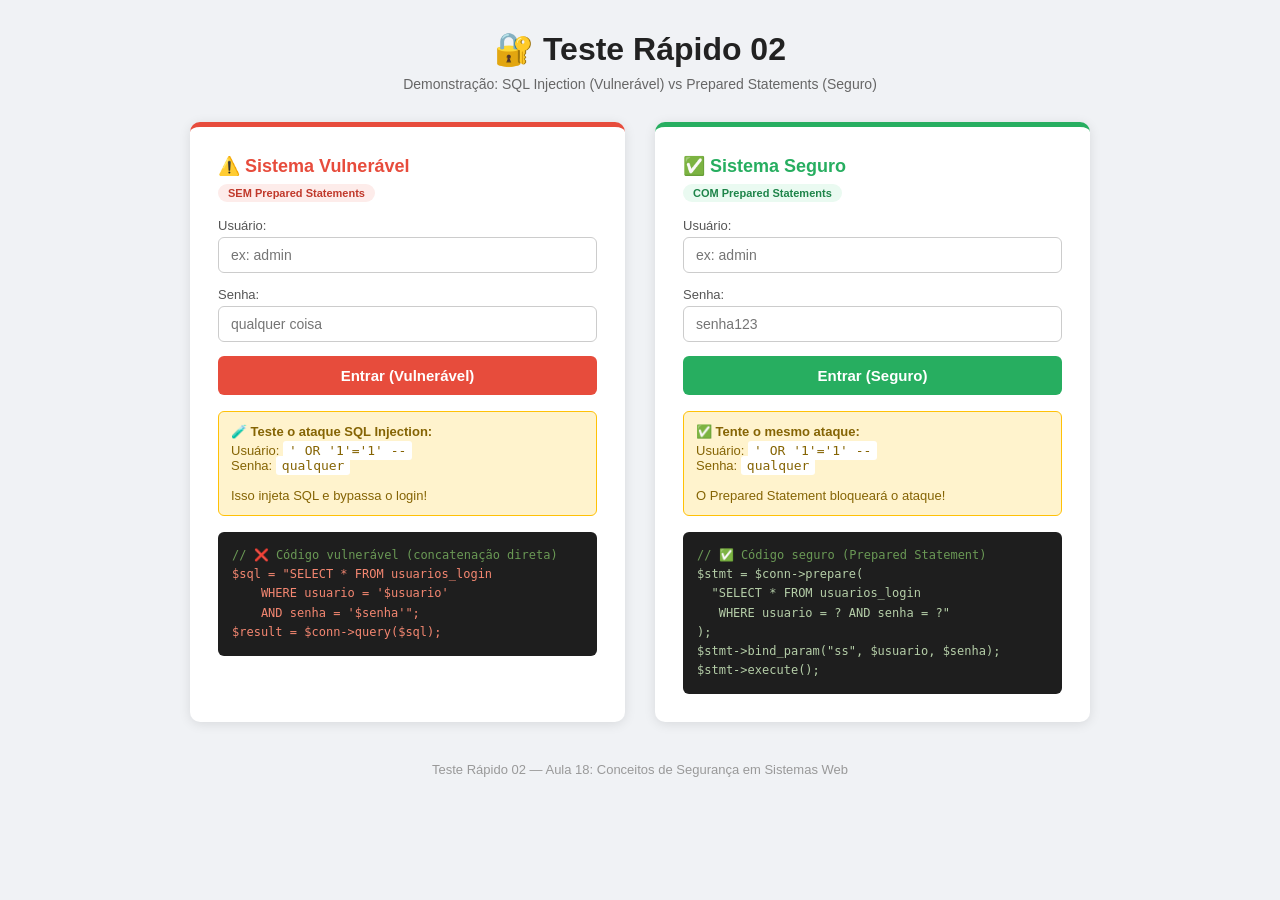
<file: SEMESTRE 03/BANCOS DE DADOS/Aula13/teste-rapido-02/index.html>
<!DOCTYPE html>
<html lang="pt-br">
<head>
    <meta charset="UTF-8">
    <title>Teste Rápido 02 - SQL Injection vs Prepared Statements</title>
    <style>
        * { box-sizing: border-box; margin: 0; padding: 0; }
        body { font-family: Arial, sans-serif; background: #f0f2f5; padding: 30px 20px; }
        h1 { text-align: center; color: #222; margin-bottom: 8px; }
        .subtitle { text-align: center; color: #666; margin-bottom: 30px; font-size: 14px; }

        .cards {
            display: flex;
            gap: 30px;
            max-width: 900px;
            margin: 0 auto;
            flex-wrap: wrap;
        }

        .card {
            flex: 1;
            min-width: 300px;
            background: white;
            border-radius: 10px;
            padding: 28px;
            box-shadow: 0 2px 12px rgba(0,0,0,0.1);
        }

        .card.vulneravel { border-top: 5px solid #e74c3c; }
        .card.seguro     { border-top: 5px solid #27ae60; }

        .card h2 { font-size: 18px; margin-bottom: 6px; }
        .card.vulneravel h2 { color: #e74c3c; }
        .card.seguro h2     { color: #27ae60; }

        .badge {
            display: inline-block;
            font-size: 11px;
            font-weight: bold;
            padding: 3px 10px;
            border-radius: 20px;
            margin-bottom: 16px;
        }
        .badge-danger  { background: #fdecea; color: #c0392b; }
        .badge-success { background: #eafaf1; color: #1e8449; }

        label { display: block; font-size: 13px; color: #555; margin-bottom: 4px; }
        input[type="text"],
        input[type="password"] {
            width: 100%;
            padding: 9px 12px;
            border: 1px solid #ccc;
            border-radius: 6px;
            font-size: 14px;
            margin-bottom: 14px;
        }
        input:focus { outline: none; border-color: #3498db; }

        button {
            width: 100%;
            padding: 11px;
            border: none;
            border-radius: 6px;
            font-size: 15px;
            cursor: pointer;
            font-weight: bold;
            color: white;
        }
        .card.vulneravel button { background: #e74c3c; }
        .card.vulneravel button:hover { background: #c0392b; }
        .card.seguro button     { background: #27ae60; }
        .card.seguro button:hover { background: #1e8449; }

        .resultado {
            margin-top: 16px;
            padding: 12px;
            border-radius: 6px;
            font-size: 14px;
            display: none;
        }
        .resultado.sucesso { background: #eafaf1; color: #1e8449; border: 1px solid #a9dfbf; }
        .resultado.erro    { background: #fdecea; color: #c0392b; border: 1px solid #f1948a; }

        .dica {
            background: #fff3cd;
            border: 1px solid #ffc107;
            border-radius: 6px;
            padding: 12px;
            font-size: 13px;
            color: #856404;
            margin-top: 16px;
        }
        .dica strong { display: block; margin-bottom: 4px; }
        .dica code {
            background: #fff;
            padding: 2px 6px;
            border-radius: 3px;
            font-family: monospace;
            font-size: 13px;
        }

        .codigo {
            background: #1e1e1e;
            color: #d4d4d4;
            border-radius: 6px;
            padding: 14px;
            font-family: monospace;
            font-size: 12px;
            margin-top: 16px;
            overflow-x: auto;
            line-height: 1.6;
        }
        .codigo .vulneravel-line { color: #f48771; }
        .codigo .seguro-line     { color: #b5cea8; }
        .codigo .comment         { color: #6a9955; }

        .sql-display {
            margin-top: 14px;
            background: #2d2d2d;
            color: #f8f8f2;
            border-radius: 6px;
            padding: 12px;
            font-family: monospace;
            font-size: 12px;
            display: none;
        }
        .sql-display .label { color: #ff79c6; font-weight: bold; margin-bottom: 4px; display: block; }
        .sql-display .injection { color: #ff5555; }

        footer {
            text-align: center;
            margin-top: 40px;
            color: #999;
            font-size: 13px;
        }
    </style>
</head>
<body>

<h1>🔐 Teste Rápido 02</h1>
<p class="subtitle">Demonstração: SQL Injection (Vulnerável) vs Prepared Statements (Seguro)</p>

<div class="cards">

    <!-- SISTEMA VULNERÁVEL -->
    <div class="card vulneravel">
        <h2>⚠️ Sistema Vulnerável</h2>
        <span class="badge badge-danger">SEM Prepared Statements</span>

        <form id="formVulneravel">
            <label>Usuário:</label>
            <input type="text" id="v-usuario" placeholder="ex: admin">

            <label>Senha:</label>
            <input type="text" id="v-senha" placeholder="qualquer coisa">

            <button type="submit">Entrar (Vulnerável)</button>
        </form>

        <div class="dica">
            <strong>🧪 Teste o ataque SQL Injection:</strong>
            Usuário: <code>' OR '1'='1' -- </code><br>
            Senha: <code>qualquer</code><br><br>
            Isso injeta SQL e bypassa o login!
        </div>

        <div class="sql-display" id="sql-gerado">
            <span class="label">SQL gerado pela aplicação:</span>
            <span id="sql-texto"></span>
        </div>

        <div class="resultado" id="res-vulneravel"></div>

        <div class="codigo">
            <span class="comment">// ❌ Código vulnerável (concatenação direta)</span><br>
            <span class="vulneravel-line">$sql = "SELECT * FROM usuarios_login</span><br>
            <span class="vulneravel-line">&nbsp;&nbsp;&nbsp;&nbsp;WHERE usuario = '$usuario'</span><br>
            <span class="vulneravel-line">&nbsp;&nbsp;&nbsp;&nbsp;AND senha = '$senha'";</span><br>
            <span class="vulneravel-line">$result = $conn->query($sql);</span>
        </div>
    </div>

    <!-- SISTEMA SEGURO -->
    <div class="card seguro">
        <h2>✅ Sistema Seguro</h2>
        <span class="badge badge-success">COM Prepared Statements</span>

        <form id="formSeguro">
            <label>Usuário:</label>
            <input type="text" id="s-usuario" placeholder="ex: admin">

            <label>Senha:</label>
            <input type="text" id="s-senha" placeholder="senha123">

            <button type="submit">Entrar (Seguro)</button>
        </form>

        <div class="dica">
            <strong>✅ Tente o mesmo ataque:</strong>
            Usuário: <code>' OR '1'='1' -- </code><br>
            Senha: <code>qualquer</code><br><br>
            O Prepared Statement bloqueará o ataque!
        </div>

        <div class="resultado" id="res-seguro"></div>

        <div class="codigo">
            <span class="comment">// ✅ Código seguro (Prepared Statement)</span><br>
            <span class="seguro-line">$stmt = $conn->prepare(</span><br>
            <span class="seguro-line">&nbsp;&nbsp;"SELECT * FROM usuarios_login</span><br>
            <span class="seguro-line">&nbsp;&nbsp;&nbsp;WHERE usuario = ? AND senha = ?"</span><br>
            <span class="seguro-line">);</span><br>
            <span class="seguro-line">$stmt->bind_param("ss", $usuario, $senha);</span><br>
            <span class="seguro-line">$stmt->execute();</span>
        </div>
    </div>

</div>

<footer>Teste Rápido 02 — Aula 18: Conceitos de Segurança em Sistemas Web</footer>

<script>
document.getElementById('formVulneravel').addEventListener('submit', function(e) {
    e.preventDefault();
    const usuario = document.getElementById('v-usuario').value;
    const senha   = document.getElementById('v-senha').value;

    // Mostra o SQL que seria gerado
    const sqlGerado = document.getElementById('sql-gerado');
    const sqlTexto  = document.getElementById('sql-texto');
    sqlGerado.style.display = 'block';
    sqlTexto.innerHTML = `SELECT * FROM usuarios_login WHERE usuario = '<span class="injection">${escapeHtml(usuario)}</span>' AND senha = '<span class="injection">${escapeHtml(senha)}</span>'`;

    const formData = new FormData();
    formData.append('usuario', usuario);
    formData.append('senha', senha);

    fetch('login_vulneravel.php', { method: 'POST', body: formData })
        .then(r => r.json())
        .then(data => {
            const el = document.getElementById('res-vulneravel');
            el.style.display = 'block';
            if (data.sucesso) {
                el.className = 'resultado sucesso';
                el.innerHTML = `✅ Login realizado como: <strong>${escapeHtml(data.usuario)}</strong><br>⚠️ Ataque funcionou!`;
            } else {
                el.className = 'resultado erro';
                el.textContent = '❌ ' + data.erro;
            }
        });
});

document.getElementById('formSeguro').addEventListener('submit', function(e) {
    e.preventDefault();
    const usuario = document.getElementById('s-usuario').value;
    const senha   = document.getElementById('s-senha').value;

    const formData = new FormData();
    formData.append('usuario', usuario);
    formData.append('senha', senha);

    fetch('login_seguro.php', { method: 'POST', body: formData })
        .then(r => r.json())
        .then(data => {
            const el = document.getElementById('res-seguro');
            el.style.display = 'block';
            if (data.sucesso) {
                el.className = 'resultado sucesso';
                el.innerHTML = `✅ Login realizado como: <strong>${escapeHtml(data.usuario)}</strong>`;
            } else {
                el.className = 'resultado erro';
                el.textContent = '🔒 ' + data.erro;
            }
        });
});

function escapeHtml(str) {
    return str.replace(/&/g,'&amp;').replace(/</g,'&lt;').replace(/>/g,'&gt;').replace(/"/g,'&quot;');
}
</script>

</body>
</html>
</file>
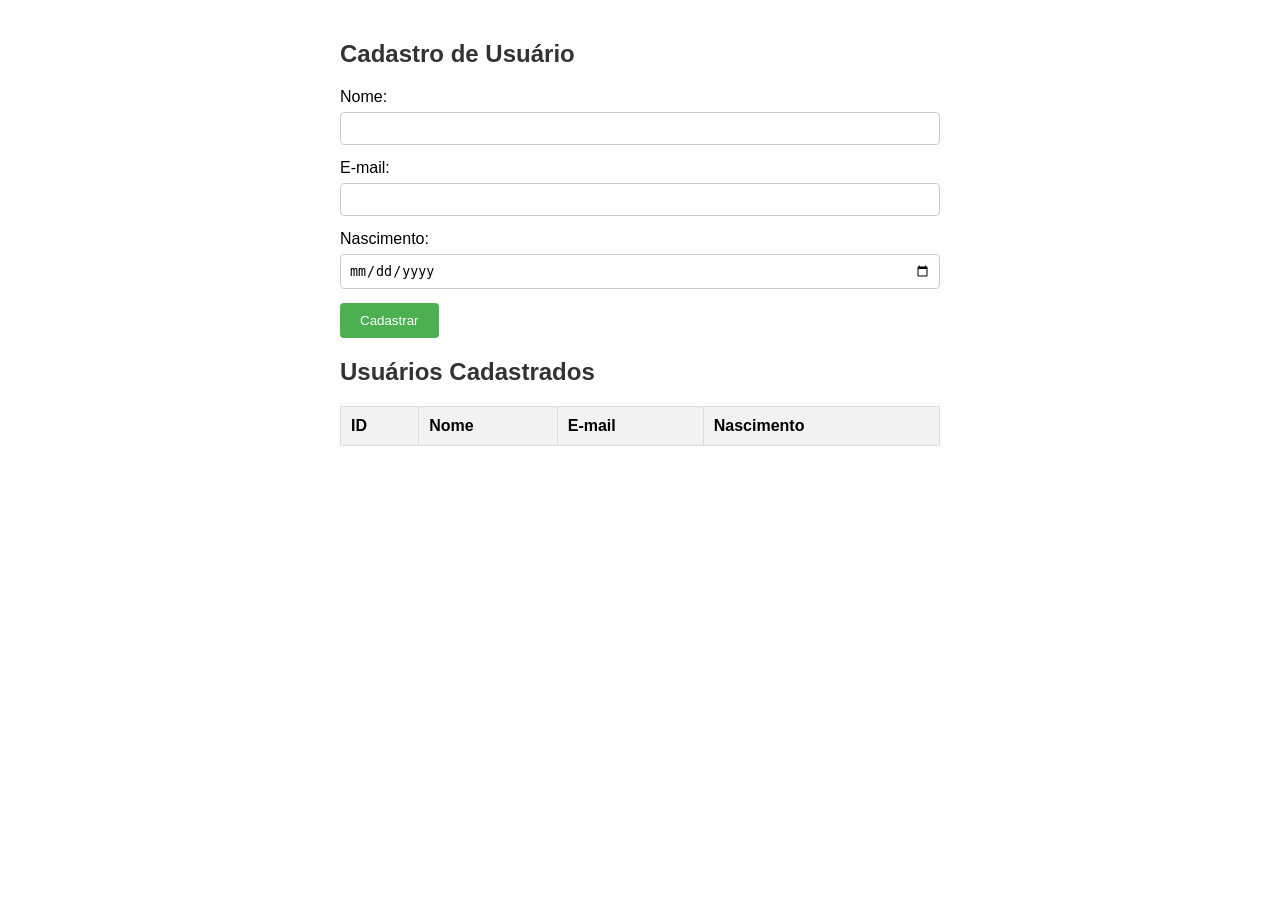
<file: SEMESTRE 03/BANCOS DE DADOS/Aula13/teste06/index.html>
<!DOCTYPE html>
<html lang="pt-br">
<head>
    <meta charset="UTF-8">
    <title>Cadastro de Usuários</title>
    <style>
        body { font-family: Arial, sans-serif; max-width: 600px; margin: 40px auto; padding: 0 20px; }
        h2 { color: #333; }
        input { display: block; width: 100%; padding: 8px; margin: 6px 0 14px; box-sizing: border-box; border: 1px solid #ccc; border-radius: 4px; }
        button { padding: 10px 20px; background: #4CAF50; color: white; border: none; border-radius: 4px; cursor: pointer; }
        button:hover { background: #45a049; }
        table { width: 100%; border-collapse: collapse; margin-top: 20px; }
        th, td { border: 1px solid #ddd; padding: 10px; text-align: left; }
        th { background: #f2f2f2; }
        #msg { margin-top: 10px; color: green; font-weight: bold; }
    </style>
</head>
<body>

<h2>Cadastro de Usuário</h2>
<form id="formCadastro">
    <label>Nome:</label>
    <input type="text" id="nome" required>

    <label>E-mail:</label>
    <input type="email" id="email" required>

    <label>Nascimento:</label>
    <input type="date" id="nascimento" required>

    <button type="submit">Cadastrar</button>
</form>
<p id="msg"></p>

<h2>Usuários Cadastrados</h2>
<table>
    <thead>
        <tr>
            <th>ID</th>
            <th>Nome</th>
            <th>E-mail</th>
            <th>Nascimento</th>
        </tr>
    </thead>
    <tbody id="tabela"></tbody>
</table>

<script>
function carregarUsuarios() {
    fetch('listar_usuarios.php')
        .then(res => res.json())
        .then(data => {
            const tabela = document.getElementById('tabela');
            tabela.innerHTML = '';
            data.forEach(u => {
                const tr = document.createElement('tr');
                tr.innerHTML = `<td>${u.id}</td><td>${u.nome}</td><td>${u.email}</td><td>${u.nascimento}</td>`;
                tabela.appendChild(tr);
            });
        });
}

document.getElementById('formCadastro').addEventListener('submit', function(e) {
    e.preventDefault();

    const formData = new FormData();
    formData.append('nome', document.getElementById('nome').value);
    formData.append('email', document.getElementById('email').value);
    formData.append('nascimento', document.getElementById('nascimento').value);

    fetch('cadastrar_usuario.php', { method: 'POST', body: formData })
        .then(res => res.json())
        .then(data => {
            if (data.sucesso) {
                document.getElementById('msg').textContent = 'Usuário cadastrado com sucesso!';
                document.getElementById('formCadastro').reset();
                carregarUsuarios();
            } else {
                document.getElementById('msg').style.color = 'red';
                document.getElementById('msg').textContent = data.erro;
            }
        });
});

carregarUsuarios();
</script>

</body>
</html>
</file>
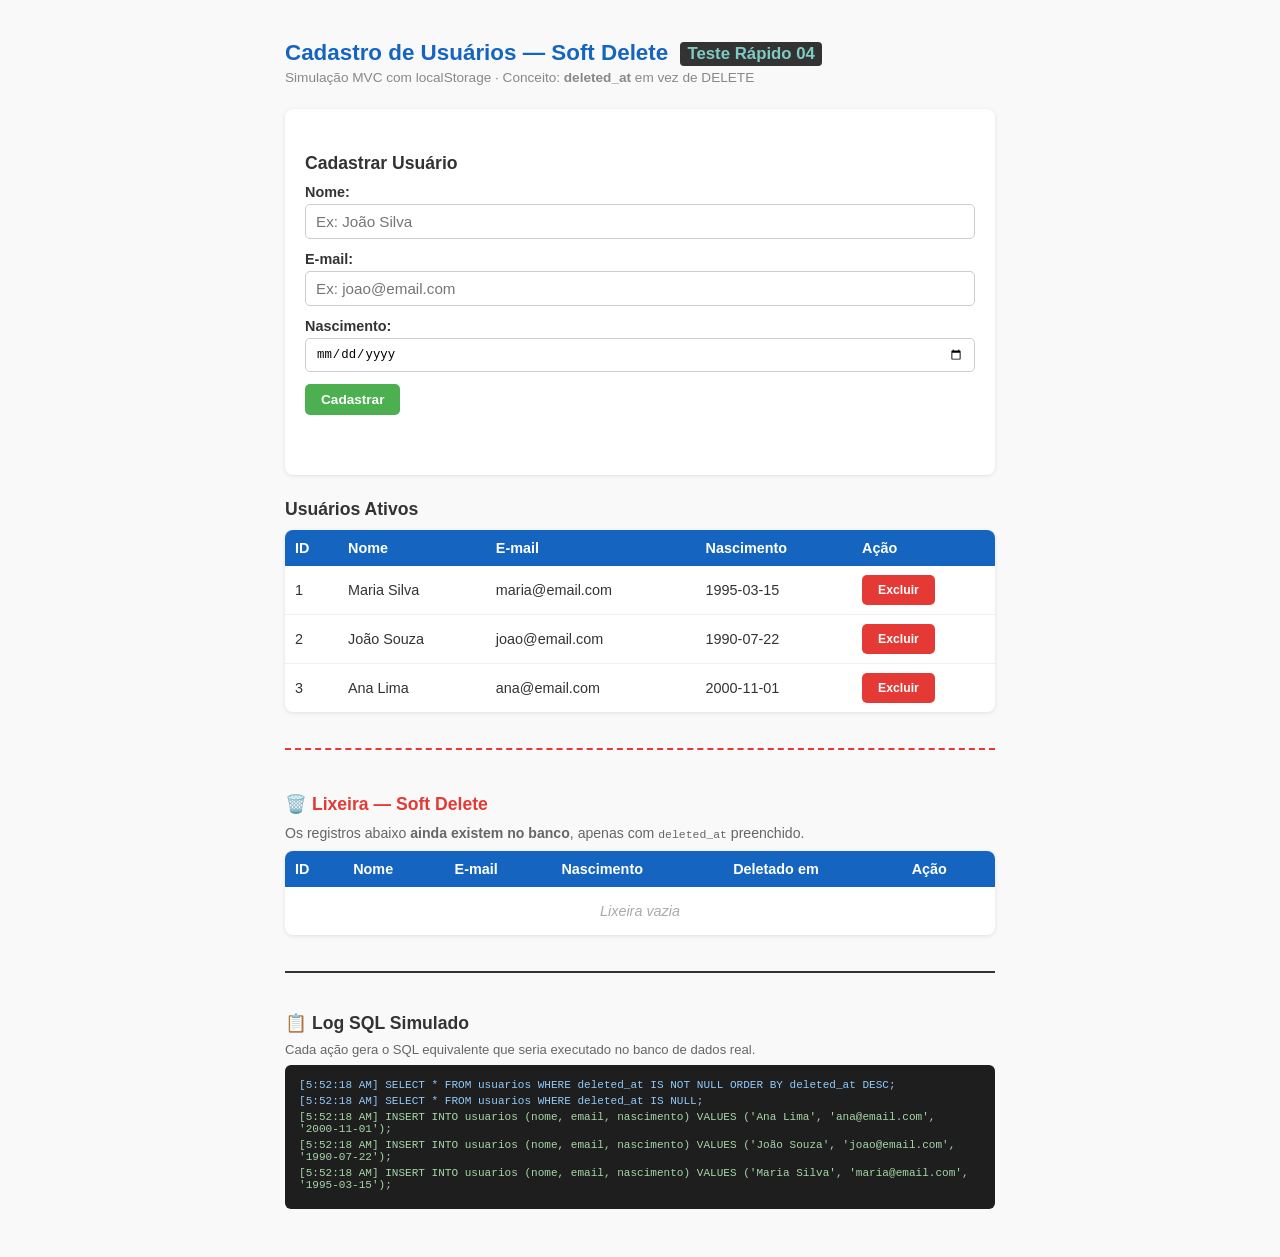
<file: SEMESTRE 03/BANCOS DE DADOS/aula21/demo/index.html>
<!DOCTYPE html>
<html lang="pt-br">
<head>
    <meta charset="UTF-8">
    <title>Soft Delete Demo - Teste Rápido 04</title>
    <style>
        * { box-sizing: border-box; margin: 0; padding: 0; }
        body { font-family: Arial, sans-serif; max-width: 750px; margin: 40px auto; padding: 0 20px; background: #f9f9f9; color: #333; }
        h1 { font-size: 1.4em; color: #1565C0; margin-bottom: 4px; }
        .subtitle { font-size: 0.85em; color: #888; margin-bottom: 24px; }
        h2 { font-size: 1.1em; margin: 24px 0 10px; color: #333; }

        /* Form */
        .card { background: white; border-radius: 8px; padding: 20px; box-shadow: 0 1px 4px rgba(0,0,0,0.1); margin-bottom: 24px; }
        label { font-size: 0.9em; font-weight: bold; display: block; margin-bottom: 4px; }
        input { width: 100%; padding: 8px 10px; margin-bottom: 12px; border: 1px solid #ccc; border-radius: 5px; font-size: 0.95em; }
        input:focus { outline: none; border-color: #1565C0; }

        /* Buttons */
        .btn { padding: 8px 16px; border: none; border-radius: 5px; cursor: pointer; font-size: 0.85em; font-weight: bold; }
        .btn-green  { background: #4CAF50; color: white; }
        .btn-red    { background: #e53935; color: white; }
        .btn-orange { background: #FB8C00; color: white; }
        .btn:hover { opacity: 0.85; }

        /* Table */
        table { width: 100%; border-collapse: collapse; background: white; border-radius: 8px; overflow: hidden; box-shadow: 0 1px 4px rgba(0,0,0,0.1); }
        th { background: #1565C0; color: white; padding: 10px; text-align: left; font-size: 0.9em; }
        td { padding: 9px 10px; font-size: 0.9em; border-bottom: 1px solid #f0f0f0; }
        tr:last-child td { border-bottom: none; }
        .empty-row td { text-align: center; color: #aaa; font-style: italic; padding: 16px; }

        /* Lixeira */
        .lixeira-section { margin-top: 36px; border-top: 2px dashed #e53935; padding-top: 20px; }
        .lixeira-section h2 { color: #e53935; }
        .deleted-at { font-size: 0.82em; color: #999; }

        /* Msg */
        #msg { margin: 10px 0; font-weight: bold; font-size: 0.95em; min-height: 20px; }

        /* SQL Log (para mostrar ao professor) */
        .sql-log { margin-top: 36px; border-top: 2px solid #333; padding-top: 16px; }
        .sql-log h2 { color: #333; margin-bottom: 8px; }
        .sql-log p { font-size: 0.82em; color: #666; margin-bottom: 8px; }
        #logBox { background: #1e1e1e; color: #80CBC4; font-family: monospace; font-size: 0.85em;
                  padding: 14px; border-radius: 6px; max-height: 220px; overflow-y: auto; }
        #logBox div { margin-bottom: 4px; }
        #logBox .log-insert { color: #A5D6A7; }
        #logBox .log-update { color: #FFE082; }
        #logBox .log-select { color: #90CAF9; }
        #logBox .log-restore { color: #CE93D8; }
        .badge-sql { display: inline-block; background: #333; color: #80CBC4; font-size: 0.75em;
                     padding: 2px 7px; border-radius: 4px; margin-left: 6px; vertical-align: middle; }
    </style>
</head>
<body>

<h1>Cadastro de Usuários — Soft Delete <span class="badge-sql">Teste Rápido 04</span></h1>
<p class="subtitle">Simulação MVC com localStorage · Conceito: <strong>deleted_at</strong> em vez de DELETE</p>

<div class="card">
    <h2>Cadastrar Usuário</h2>
    <label>Nome:</label>
    <input type="text" id="nome" placeholder="Ex: João Silva">
    <label>E-mail:</label>
    <input type="email" id="email" placeholder="Ex: joao@email.com">
    <label>Nascimento:</label>
    <input type="date" id="nascimento">
    <button class="btn btn-green" onclick="salvar()">Cadastrar</button>
    <p id="msg"></p>
</div>

<h2>Usuários Ativos</h2>
<table>
    <thead>
        <tr><th>ID</th><th>Nome</th><th>E-mail</th><th>Nascimento</th><th>Ação</th></tr>
    </thead>
    <tbody id="tabela"></tbody>
</table>

<div class="lixeira-section">
    <h2>🗑️ Lixeira — Soft Delete</h2>
    <p style="font-size:0.88em;color:#666;margin-bottom:10px">
        Os registros abaixo <strong>ainda existem no banco</strong>, apenas com <code>deleted_at</code> preenchido.
    </p>
    <table>
        <thead>
            <tr><th>ID</th><th>Nome</th><th>E-mail</th><th>Nascimento</th><th>Deletado em</th><th>Ação</th></tr>
        </thead>
        <tbody id="tabelaDeletados"></tbody>
    </table>
</div>

<!-- SQL Log para demonstrar ao professor -->
<div class="sql-log">
    <h2>📋 Log SQL Simulado</h2>
    <p>Cada ação gera o SQL equivalente que seria executado no banco de dados real.</p>
    <div id="logBox"></div>
</div>

<script>
// ─── "Banco de dados" simulado no localStorage ────────────────────────────────
function getDB() {
    return JSON.parse(localStorage.getItem('usuarios_db') || '[]');
}
function saveDB(data) {
    localStorage.setItem('usuarios_db', JSON.stringify(data));
}
function getNextId() {
    const db = getDB();
    return db.length ? Math.max(...db.map(u => u.id)) + 1 : 1;
}

// ─── Log SQL ──────────────────────────────────────────────────────────────────
function log(sql, tipo) {
    const box = document.getElementById('logBox');
    const div = document.createElement('div');
    div.className = 'log-' + tipo;
    const now = new Date().toLocaleTimeString();
    div.textContent = `[${now}] ${sql}`;
    box.prepend(div);
}

// ─── Model (simula UsuarioModel.php) ─────────────────────────────────────────
const Model = {
    listarAtivos() {
        log("SELECT * FROM usuarios WHERE deleted_at IS NULL;", "select");
        return getDB().filter(u => !u.deleted_at);
    },
    listarDeletados() {
        log("SELECT * FROM usuarios WHERE deleted_at IS NOT NULL ORDER BY deleted_at DESC;", "select");
        return getDB().filter(u => u.deleted_at);
    },
    salvar(nome, email, nascimento) {
        const db = getDB();
        const id = getNextId();
        db.push({ id, nome, email, nascimento, deleted_at: null });
        saveDB(db);
        log(`INSERT INTO usuarios (nome, email, nascimento) VALUES ('${nome}', '${email}', '${nascimento}');`, "insert");
        return id;
    },
    // ── Soft Delete: UPDATE com deleted_at ────────────────────────────────────
    excluir(id) {
        const db = getDB();
        const u = db.find(u => u.id === id && !u.deleted_at);
        if (!u) return false;
        u.deleted_at = new Date().toLocaleString('pt-BR');
        saveDB(db);
        log(`UPDATE usuarios SET deleted_at = NOW() WHERE id = ${id};  -- ⚠️ NÃO é um DELETE!`, "update");
        return true;
    },
    restaurar(id) {
        const db = getDB();
        const u = db.find(u => u.id === id && u.deleted_at);
        if (!u) return false;
        u.deleted_at = null;
        saveDB(db);
        log(`UPDATE usuarios SET deleted_at = NULL WHERE id = ${id};`, "restore");
        return true;
    }
};

// ─── Controller (simula UsuarioController.php) ────────────────────────────────
function salvar() {
    const nome = document.getElementById('nome').value.trim();
    const email = document.getElementById('email').value.trim();
    const nascimento = document.getElementById('nascimento').value;
    if (!nome || !email || !nascimento) {
        mostrarMsg('Preencha todos os campos.', 'red');
        return;
    }
    Model.salvar(nome, email, nascimento);
    mostrarMsg('Usuário cadastrado com sucesso!', 'green');
    document.getElementById('nome').value = '';
    document.getElementById('email').value = '';
    document.getElementById('nascimento').value = '';
    render();
}

function excluir(id) {
    if (!confirm(`Excluir usuário ID ${id}? (Soft Delete — registro permanece no banco)`)) return;
    Model.excluir(id);
    mostrarMsg('Usuário movido para a lixeira (Soft Delete aplicado).', 'orange');
    render();
}

function restaurar(id) {
    Model.restaurar(id);
    mostrarMsg('Usuário restaurado com sucesso!', 'purple');
    render();
}

// ─── View (simula usuarios.php) ───────────────────────────────────────────────
function render() {
    const ativos = Model.listarAtivos();
    const deletados = Model.listarDeletados();

    const tabela = document.getElementById('tabela');
    tabela.innerHTML = ativos.length
        ? ativos.map(u => `
            <tr>
                <td>${u.id}</td>
                <td>${u.nome}</td>
                <td>${u.email}</td>
                <td>${u.nascimento}</td>
                <td><button class="btn btn-red" onclick="excluir(${u.id})">Excluir</button></td>
            </tr>`).join('')
        : '<tr class="empty-row"><td colspan="5">Nenhum usuário ativo</td></tr>';

    const tabDel = document.getElementById('tabelaDeletados');
    tabDel.innerHTML = deletados.length
        ? deletados.map(u => `
            <tr>
                <td>${u.id}</td>
                <td>${u.nome}</td>
                <td>${u.email}</td>
                <td>${u.nascimento}</td>
                <td class="deleted-at">${u.deleted_at}</td>
                <td><button class="btn btn-orange" onclick="restaurar(${u.id})">Restaurar</button></td>
            </tr>`).join('')
        : '<tr class="empty-row"><td colspan="6">Lixeira vazia</td></tr>';
}

function mostrarMsg(txt, cor) {
    const el = document.getElementById('msg');
    el.style.color = cor;
    el.textContent = txt;
    setTimeout(() => el.textContent = '', 3000);
}

// ─── Init ─────────────────────────────────────────────────────────────────────
// Pré-popula com dados de exemplo se banco estiver vazio
if (getDB().length === 0) {
    Model.salvar('Maria Silva', 'maria@email.com', '1995-03-15');
    Model.salvar('João Souza', 'joao@email.com', '1990-07-22');
    Model.salvar('Ana Lima', 'ana@email.com', '2000-11-01');
}
render();
</script>

</body>
</html>
</file>
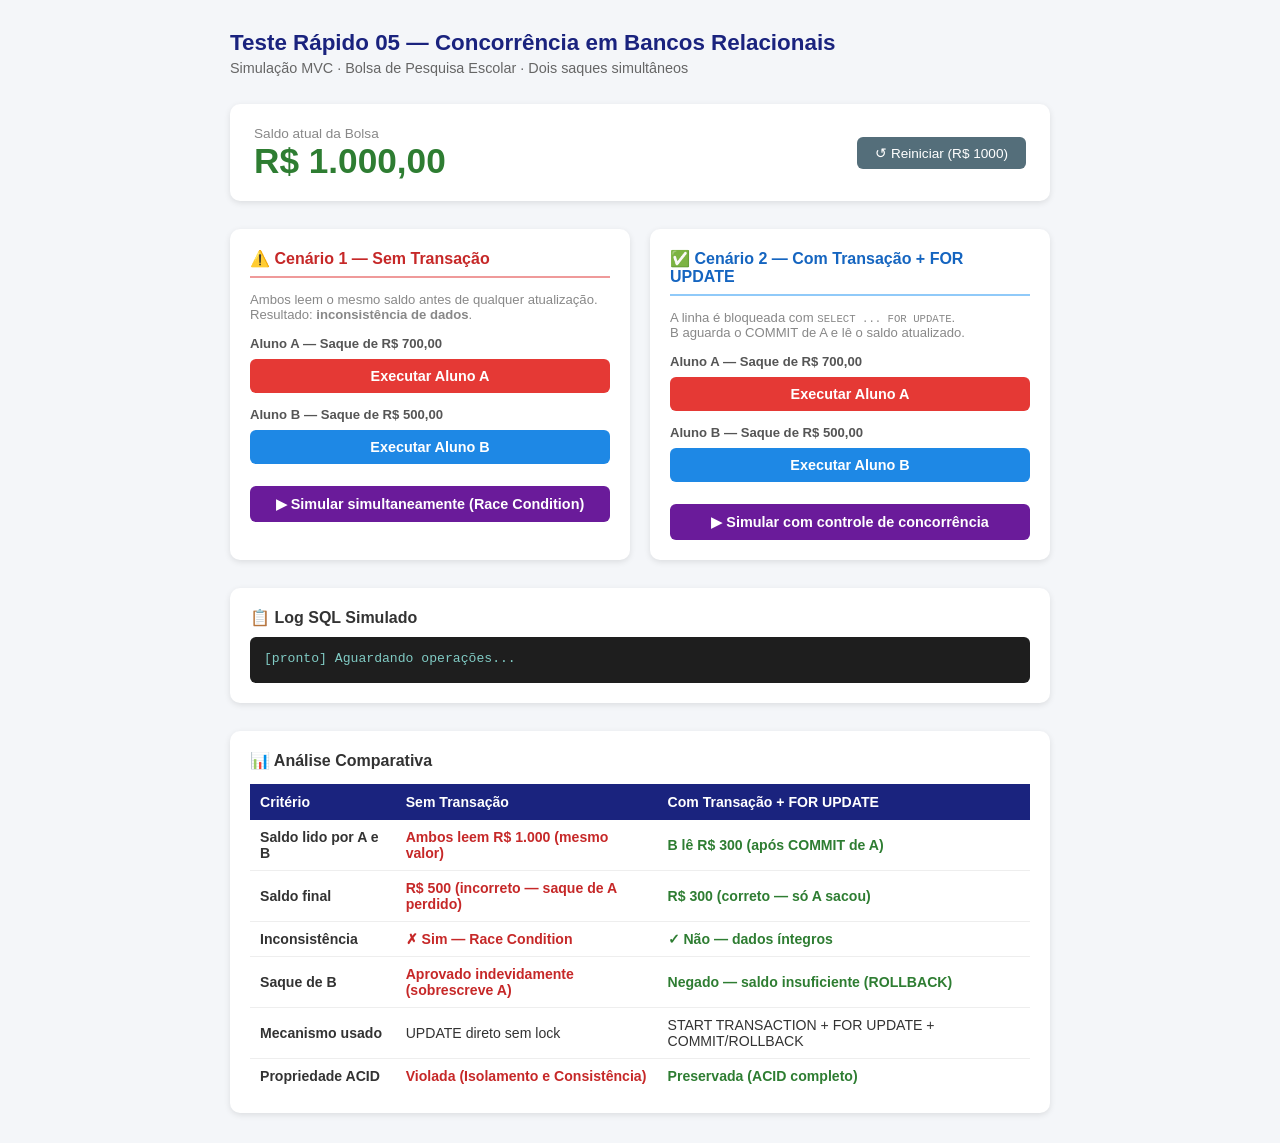
<file: SEMESTRE 03/BANCOS DE DADOS/aula22/demo/index.html>
<!DOCTYPE html>
<html lang="pt-br">
<head>
    <meta charset="UTF-8">
    <title>Teste Rápido 05 — Concorrência em Banco de Dados</title>
    <style>
        * { box-sizing: border-box; margin: 0; padding: 0; }
        body { font-family: Arial, sans-serif; background: #f4f6f9; color: #333; padding: 30px 20px; }
        .container { max-width: 820px; margin: 0 auto; }

        h1 { color: #1a237e; font-size: 1.4em; }
        .subtitle { color: #666; font-size: 0.9em; margin: 4px 0 28px; }

        /* Saldo central */
        .saldo-card { background: white; border-radius: 10px; padding: 20px 24px;
                      box-shadow: 0 2px 6px rgba(0,0,0,0.1); margin-bottom: 28px;
                      display: flex; align-items: center; gap: 20px; }
        .saldo-valor { font-size: 2.2em; font-weight: bold; color: #2e7d32; }
        .saldo-label { font-size: 0.85em; color: #888; margin-top: 2px; }
        .btn-reset { margin-left: auto; padding: 8px 18px; background: #546e7a;
                     color: white; border: none; border-radius: 6px; cursor: pointer; font-size: 0.85em; }
        .btn-reset:hover { background: #37474f; }

        /* Cenários */
        .cenarios { display: grid; grid-template-columns: 1fr 1fr; gap: 20px; margin-bottom: 28px; }
        @media(max-width:600px){ .cenarios { grid-template-columns: 1fr; } }

        .cenario { background: white; border-radius: 10px; padding: 20px;
                   box-shadow: 0 2px 6px rgba(0,0,0,0.1); }
        .cenario h2 { font-size: 1em; margin-bottom: 14px; padding-bottom: 8px; border-bottom: 2px solid #eee; }
        .c1 h2 { color: #c62828; border-color: #ef9a9a; }
        .c2 h2 { color: #1565c0; border-color: #90caf9; }

        .aluno-block { margin-bottom: 14px; }
        .aluno-block label { font-size: 0.82em; font-weight: bold; color: #555; display: block; margin-bottom: 4px; }

        .btn-saque { width: 100%; padding: 9px; border: none; border-radius: 6px;
                     font-weight: bold; cursor: pointer; font-size: 0.9em; margin-top: 4px; }
        .btn-a { background: #e53935; color: white; }
        .btn-a:hover { background: #b71c1c; }
        .btn-b { background: #1e88e5; color: white; }
        .btn-b:hover { background: #1565c0; }
        .btn-ambos { background: #6a1b9a; color: white; width: 100%; padding: 10px;
                     border: none; border-radius: 6px; font-weight: bold; cursor: pointer;
                     margin-top: 8px; font-size: 0.9em; }
        .btn-ambos:hover { background: #4a148c; }

        .resultado { margin-top: 10px; font-size: 0.82em; min-height: 18px;
                     padding: 8px; border-radius: 5px; display: none; }
        .res-ok   { background: #e8f5e9; color: #2e7d32; border-left: 3px solid #4caf50; }
        .res-erro { background: #ffebee; color: #c62828; border-left: 3px solid #f44336; }

        /* Log SQL */
        .log-section { background: white; border-radius: 10px; padding: 20px;
                       box-shadow: 0 2px 6px rgba(0,0,0,0.1); margin-bottom: 28px; }
        .log-section h2 { font-size: 1em; color: #333; margin-bottom: 10px; }
        #logBox { background: #1e1e1e; color: #ccc; font-family: 'Courier New', monospace;
                  font-size: 0.82em; padding: 14px; border-radius: 6px;
                  max-height: 200px; overflow-y: auto; }
        #logBox div { margin-bottom: 3px; }
        .l-select  { color: #90caf9; }
        .l-update  { color: #ffe082; }
        .l-commit  { color: #a5d6a7; }
        .l-rollback{ color: #ef9a9a; }
        .l-lock    { color: #ce93d8; }
        .l-info    { color: #80cbc4; }

        /* Tabela comparativa */
        .comparativo { background: white; border-radius: 10px; padding: 20px;
                       box-shadow: 0 2px 6px rgba(0,0,0,0.1); }
        .comparativo h2 { font-size: 1em; color: #333; margin-bottom: 14px; }
        table { width: 100%; border-collapse: collapse; font-size: 0.88em; }
        th { background: #1a237e; color: white; padding: 10px; text-align: left; }
        td { padding: 9px 10px; border-bottom: 1px solid #eee; }
        tr:last-child td { border-bottom: none; }
        .tag-ruim { color: #c62828; font-weight: bold; }
        .tag-bom  { color: #2e7d32; font-weight: bold; }
    </style>
</head>
<body>
<div class="container">

<h1>Teste Rápido 05 — Concorrência em Bancos Relacionais</h1>
<p class="subtitle">Simulação MVC · Bolsa de Pesquisa Escolar · Dois saques simultâneos</p>

<!-- Saldo atual -->
<div class="saldo-card">
    <div>
        <div class="saldo-label">Saldo atual da Bolsa</div>
        <div class="saldo-valor" id="saldoDisplay">R$ 1.000,00</div>
    </div>
    <button class="btn-reset" onclick="resetarSaldo()">↺ Reiniciar (R$ 1000)</button>
</div>

<!-- Dois cenários lado a lado -->
<div class="cenarios">

    <!-- CENÁRIO 1 -->
    <div class="cenario c1">
        <h2>⚠️ Cenário 1 — Sem Transação</h2>
        <p style="font-size:0.82em;color:#888;margin-bottom:14px">
            Ambos leem o mesmo saldo antes de qualquer atualização.<br>
            Resultado: <strong>inconsistência de dados</strong>.
        </p>
        <div class="aluno-block">
            <label>Aluno A — Saque de R$ 700,00</label>
            <button class="btn-saque btn-a" onclick="sacarSemTransacao('A', 700)">Executar Aluno A</button>
            <div id="res1a" class="resultado"></div>
        </div>
        <div class="aluno-block">
            <label>Aluno B — Saque de R$ 500,00</label>
            <button class="btn-saque btn-b" onclick="sacarSemTransacao('B', 500)">Executar Aluno B</button>
            <div id="res1b" class="resultado"></div>
        </div>
        <button class="btn-ambos" onclick="simularRaceCondition()">▶ Simular simultaneamente (Race Condition)</button>
    </div>

    <!-- CENÁRIO 2 -->
    <div class="cenario c2">
        <h2>✅ Cenário 2 — Com Transação + FOR UPDATE</h2>
        <p style="font-size:0.82em;color:#888;margin-bottom:14px">
            A linha é bloqueada com <code>SELECT ... FOR UPDATE</code>.<br>
            B aguarda o COMMIT de A e lê o saldo atualizado.
        </p>
        <div class="aluno-block">
            <label>Aluno A — Saque de R$ 700,00</label>
            <button class="btn-saque btn-a" onclick="sacarComTransacao('A', 700)">Executar Aluno A</button>
            <div id="res2a" class="resultado"></div>
        </div>
        <div class="aluno-block">
            <label>Aluno B — Saque de R$ 500,00</label>
            <button class="btn-saque btn-b" onclick="sacarComTransacao('B', 500)">Executar Aluno B</button>
            <div id="res2b" class="resultado"></div>
        </div>
        <button class="btn-ambos" onclick="simularComTransacao()">▶ Simular com controle de concorrência</button>
    </div>
</div>

<!-- Log SQL simulado -->
<div class="log-section">
    <h2>📋 Log SQL Simulado</h2>
    <div id="logBox"><div class="l-info">[pronto] Aguardando operações...</div></div>
</div>

<!-- Tabela comparativa -->
<div class="comparativo">
    <h2>📊 Análise Comparativa</h2>
    <table>
        <thead>
            <tr><th>Critério</th><th>Sem Transação</th><th>Com Transação + FOR UPDATE</th></tr>
        </thead>
        <tbody>
            <tr>
                <td><strong>Saldo lido por A e B</strong></td>
                <td class="tag-ruim">Ambos leem R$ 1.000 (mesmo valor)</td>
                <td class="tag-bom">B lê R$ 300 (após COMMIT de A)</td>
            </tr>
            <tr>
                <td><strong>Saldo final</strong></td>
                <td class="tag-ruim">R$ 500 (incorreto — saque de A perdido)</td>
                <td class="tag-bom">R$ 300 (correto — só A sacou)</td>
            </tr>
            <tr>
                <td><strong>Inconsistência</strong></td>
                <td class="tag-ruim">✗ Sim — Race Condition</td>
                <td class="tag-bom">✓ Não — dados íntegros</td>
            </tr>
            <tr>
                <td><strong>Saque de B</strong></td>
                <td class="tag-ruim">Aprovado indevidamente (sobrescreve A)</td>
                <td class="tag-bom">Negado — saldo insuficiente (ROLLBACK)</td>
            </tr>
            <tr>
                <td><strong>Mecanismo usado</strong></td>
                <td>UPDATE direto sem lock</td>
                <td>START TRANSACTION + FOR UPDATE + COMMIT/ROLLBACK</td>
            </tr>
            <tr>
                <td><strong>Propriedade ACID</strong></td>
                <td class="tag-ruim">Violada (Isolamento e Consistência)</td>
                <td class="tag-bom">Preservada (ACID completo)</td>
            </tr>
        </tbody>
    </table>
</div>

</div><!-- /container -->

<script>
// ── Banco simulado (localStorage) ────────────────────────────────────────────
function getSaldo() {
    return parseFloat(localStorage.getItem('bolsa_saldo') ?? '1000.00');
}
function setSaldo(v) {
    localStorage.setItem('bolsa_saldo', v.toFixed(2));
    document.getElementById('saldoDisplay').textContent = 'R$ ' + v.toLocaleString('pt-BR', {minimumFractionDigits: 2});
}
function resetarSaldo() {
    setSaldo(1000.00);
    log('-- Saldo reiniciado para R$ 1.000,00', 'info');
    log('UPDATE bolsa SET saldo = 1000.00 WHERE id = 1;', 'update');
    limparResultados();
}

// ── Logger ────────────────────────────────────────────────────────────────────
function log(sql, tipo) {
    const box = document.getElementById('logBox');
    const div = document.createElement('div');
    div.className = 'l-' + tipo;
    const t = new Date().toLocaleTimeString('pt-BR');
    div.textContent = `[${t}] ${sql}`;
    box.prepend(div);
}

// ── Mostrar resultado ─────────────────────────────────────────────────────────
function mostrarRes(elId, html, ok) {
    const el = document.getElementById(elId);
    el.innerHTML = html;
    el.className = 'resultado ' + (ok ? 'res-ok' : 'res-erro');
    el.style.display = 'block';
}

function limparResultados() {
    ['res1a','res1b','res2a','res2b'].forEach(id => {
        const el = document.getElementById(id);
        el.style.display = 'none';
    });
}

// ── CENÁRIO 1: Sem transação ──────────────────────────────────────────────────
function sacarSemTransacao(aluno, valor, saldoForcado) {
    const resId = aluno === 'A' ? 'res1a' : 'res1b';
    const saldo = saldoForcado !== undefined ? saldoForcado : getSaldo();

    log(`-- [Aluno ${aluno}] SELECT saldo FROM bolsa WHERE id = 1;  → saldo=${saldo}`, 'select');

    if (saldo < valor) {
        log(`-- [Aluno ${aluno}] Saldo insuficiente! Operação cancelada.`, 'rollback');
        mostrarRes(resId, `❌ Saldo insuficiente (lido: R$ ${saldo.toFixed(2)})`, false);
        return null;
    }

    const novoSaldo = saldo - valor;
    // SEM transação: atualiza direto, sem verificar se alguém mudou antes
    setSaldo(novoSaldo);
    log(`-- [Aluno ${aluno}] UPDATE bolsa SET saldo = ${novoSaldo.toFixed(2)} WHERE id = 1;  ⚠️ sem lock`, 'update');
    mostrarRes(resId,
        `✅ Saque R$ ${valor},00 aprovado<br>Saldo lido: R$ ${saldo.toFixed(2)} → Novo: R$ ${novoSaldo.toFixed(2)}<br><em style="color:#e65100">⚠️ Sem lock — sujeito a race condition!</em>`,
        true);
    return novoSaldo;
}

// Race condition: A e B leem o mesmo saldo ANTES de qualquer atualização
function simularRaceCondition() {
    resetarSaldo();
    const saldoInicial = getSaldo();
    log('═══ INÍCIO SIMULAÇÃO SEM TRANSAÇÃO (Race Condition) ═══', 'info');
    log(`-- A e B leem o saldo ao mesmo tempo: ${saldoInicial}`, 'info');

    // Ambos leem 1000 (saldo original), então ambos calculam baseados nisso
    setTimeout(() => {
        log('-- [Aluno A] leu saldo = 1000. Processando saque de 700...', 'select');
    }, 100);
    setTimeout(() => {
        log('-- [Aluno B] leu saldo = 1000. Processando saque de 500 ao mesmo tempo...', 'select');
    }, 200);
    setTimeout(() => {
        // A atualiza primeiro com base em 1000
        log('-- [Aluno A] UPDATE bolsa SET saldo = 300.00 WHERE id = 1;', 'update');
        setSaldo(300);
        document.getElementById('res1a').innerHTML = '✅ Saque R$ 700,00 aprovado<br>Leu: R$ 1.000 → Gravou: R$ 300,00';
        document.getElementById('res1a').className = 'resultado res-ok';
        document.getElementById('res1a').style.display = 'block';
    }, 600);
    setTimeout(() => {
        // B também atualiza com base em 1000 (ignorou o UPDATE de A!)
        log('-- [Aluno B] UPDATE bolsa SET saldo = 500.00 WHERE id = 1;  ← SOBRESCREVE A!', 'update');
        setSaldo(500); // ← saldo errado! deveria ser 300-500 = inválido
        document.getElementById('res1b').innerHTML =
            '⚠️ Saque R$ 500,00 "aprovado" com base no saldo antigo!<br>Leu: R$ 1.000 → Gravou: R$ 500,00<br><strong style="color:#c62828">❌ Saldo de A foi perdido! Inconsistência!</strong>';
        document.getElementById('res1b').className = 'resultado res-erro';
        document.getElementById('res1b').style.display = 'block';
        log('═══ RESULTADO: saldo final R$ 500,00 — INCORRETO! Deveria ser R$ 300,00 ═══', 'rollback');
    }, 1000);
}

// ── CENÁRIO 2: Com transação + FOR UPDATE ─────────────────────────────────────
function sacarComTransacao(aluno, valor) {
    const resId = aluno === 'A' ? 'res2a' : 'res2b';
    const saldo = getSaldo();

    log(`START TRANSACTION; -- [Aluno ${aluno}]`, 'lock');
    log(`SELECT saldo FROM bolsa WHERE id = 1 FOR UPDATE; -- [Aluno ${aluno}] lock adquirido, saldo=${saldo}`, 'lock');

    if (saldo < valor) {
        log(`-- [Aluno ${aluno}] Saldo insuficiente! (${saldo} < ${valor})`, 'rollback');
        log(`ROLLBACK; -- [Aluno ${aluno}]`, 'rollback');
        mostrarRes(resId,
            `❌ Saldo insuficiente<br>Leu: R$ ${saldo.toFixed(2)} — Necessário: R$ ${valor},00<br><strong>ROLLBACK executado</strong>`,
            false);
        return;
    }

    const novoSaldo = saldo - valor;
    setSaldo(novoSaldo);
    log(`UPDATE bolsa SET saldo = ${novoSaldo.toFixed(2)} WHERE id = 1; -- [Aluno ${aluno}]`, 'update');
    log(`COMMIT; -- [Aluno ${aluno}] lock liberado`, 'commit');
    mostrarRes(resId,
        `✅ Saque R$ ${valor},00 aprovado<br>Leu: R$ ${saldo.toFixed(2)} → Novo: R$ ${novoSaldo.toFixed(2)}<br><em style="color:#1b5e20">COMMIT executado</em>`,
        true);
}

// Simulação sequencial ordenada (A primeiro, B aguarda lock de A)
function simularComTransacao() {
    resetarSaldo();
    log('═══ INÍCIO SIMULAÇÃO COM TRANSAÇÃO + FOR UPDATE ═══', 'info');

    setTimeout(() => {
        log('-- [Aluno A] inicia transação e adquire lock da linha...', 'lock');
        log('-- [Aluno B] tenta iniciar, mas aguarda o lock de A...', 'info');
    }, 200);

    setTimeout(() => {
        sacarComTransacao('A', 700);
    }, 800);

    setTimeout(() => {
        log('-- [Aluno B] lock liberado pelo COMMIT de A. Agora lê o saldo atualizado.', 'info');
    }, 1200);

    setTimeout(() => {
        sacarComTransacao('B', 500);
        log('═══ RESULTADO: saldo final R$ 300,00 — CORRETO! ═══', 'commit');
    }, 1600);
}

// ── Init ──────────────────────────────────────────────────────────────────────
setSaldo(getSaldo());
</script>
</body>
</html>
</file>
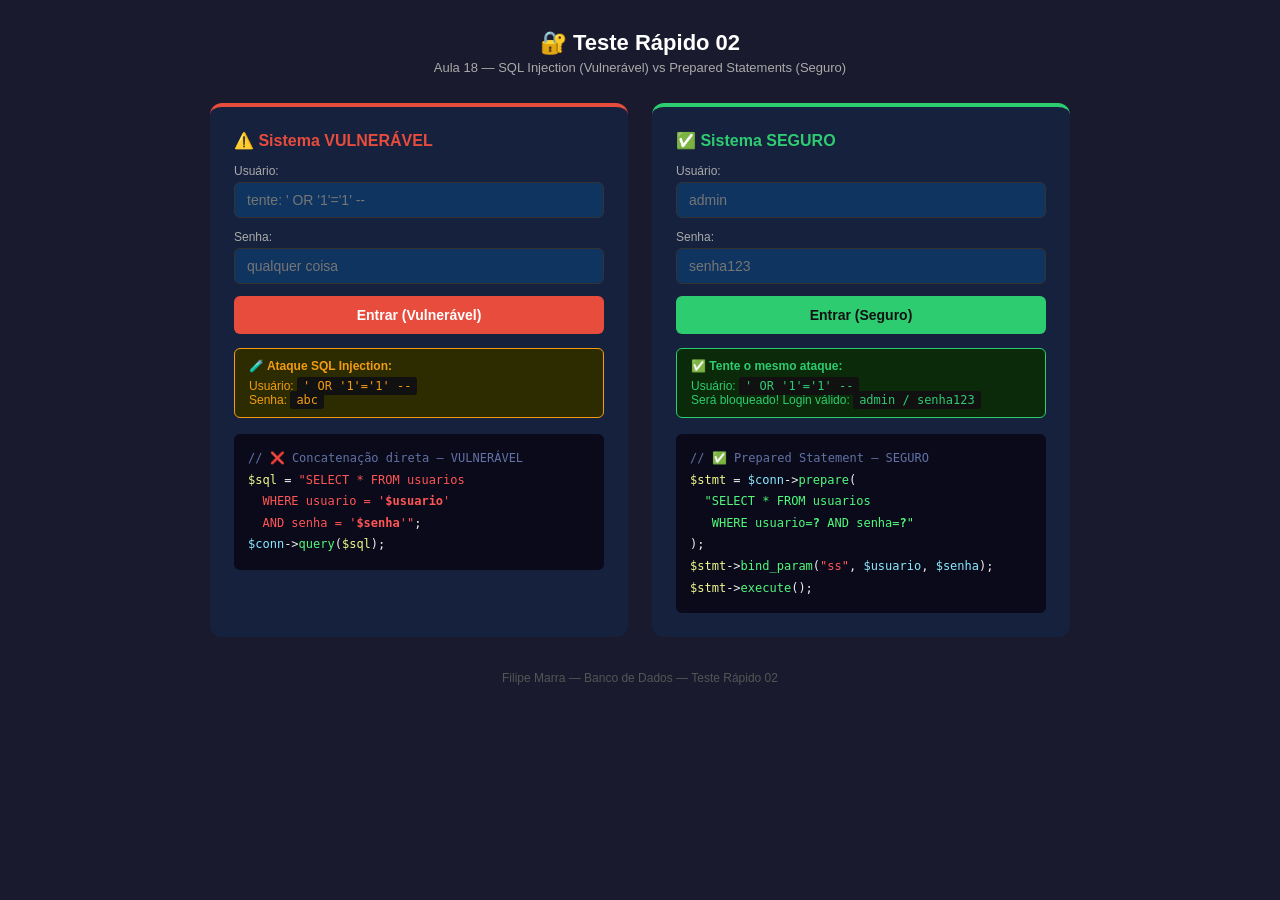
<file: SEMESTRE 03/BANCOS DE DADOS/Aula13/teste-rapido-02/demo.html>
<!DOCTYPE html>
<html lang="pt-br">
<head>
<meta charset="UTF-8">
<title>Teste Rápido 02 - SQL Injection vs Prepared Statements</title>
<style>
  * { box-sizing: border-box; margin: 0; padding: 0; }
  body { font-family: Arial, sans-serif; background: #1a1a2e; color: #eee; min-height: 100vh; padding: 30px 20px; }
  h1 { text-align: center; font-size: 22px; margin-bottom: 4px; color: #fff; }
  .sub { text-align: center; color: #aaa; font-size: 13px; margin-bottom: 28px; }

  .cards { display: flex; gap: 24px; max-width: 860px; margin: 0 auto; flex-wrap: wrap; }
  .card { flex: 1; min-width: 300px; background: #16213e; border-radius: 12px; padding: 24px; }
  .card.v { border-top: 4px solid #e74c3c; }
  .card.s { border-top: 4px solid #2ecc71; }

  h2 { font-size: 16px; margin-bottom: 14px; }
  .card.v h2 { color: #e74c3c; }
  .card.s h2 { color: #2ecc71; }

  label { display: block; font-size: 12px; color: #aaa; margin-bottom: 4px; }
  input { width: 100%; padding: 9px 12px; background: #0f3460; border: 1px solid #333; border-radius: 6px;
          color: #fff; font-size: 14px; margin-bottom: 12px; }
  input:focus { outline: none; border-color: #3498db; }

  button { width: 100%; padding: 11px; border: none; border-radius: 6px; font-size: 14px;
           font-weight: bold; cursor: pointer; color: #fff; }
  .card.v button { background: #e74c3c; }
  .card.v button:hover { background: #c0392b; }
  .card.s button { background: #2ecc71; color: #111; }
  .card.s button:hover { background: #27ae60; }

  .sql-box { margin-top: 14px; background: #0a0a1a; border-radius: 6px; padding: 12px;
             font-family: monospace; font-size: 12px; line-height: 1.7; display: none; }
  .sql-box .lbl { color: #f39c12; font-size: 11px; font-weight: bold; margin-bottom: 6px; display: block; }
  .inject { color: #ff5555; font-weight: bold; }
  .safe-q { color: #2ecc71; font-weight: bold; }
  .safe-b { color: #3498db; }

  .result { margin-top: 12px; padding: 12px; border-radius: 6px; font-size: 14px; display: none; }
  .ok  { background: #1a4731; border: 1px solid #2ecc71; color: #2ecc71; }
  .err { background: #4a1a1a; border: 1px solid #e74c3c; color: #e74c3c; }

  .dica { background: #2c2c00; border: 1px solid #f39c12; border-radius: 6px;
          padding: 10px 14px; font-size: 12px; color: #f39c12; margin-top: 14px; }
  .dica strong { display: block; margin-bottom: 6px; }
  .dica code { background: #111; padding: 2px 6px; border-radius: 3px; }

  .code-block { margin-top: 16px; background: #0a0a1a; border-radius: 6px; padding: 14px;
                font-family: monospace; font-size: 12px; line-height: 1.8; }
  .c-red  { color: #ff5555; }
  .c-grn  { color: #50fa7b; }
  .c-blu  { color: #8be9fd; }
  .c-yel  { color: #f1fa8c; }
  .c-cmt  { color: #6272a4; }

  footer { text-align: center; margin-top: 34px; color: #555; font-size: 12px; }
</style>
</head>
<body>

<h1>🔐 Teste Rápido 02</h1>
<p class="sub">Aula 18 — SQL Injection (Vulnerável) vs Prepared Statements (Seguro)</p>

<div class="cards">

  <!-- VULNERÁVEL -->
  <div class="card v">
    <h2>⚠️ Sistema VULNERÁVEL</h2>

    <label>Usuário:</label>
    <input id="v-user" type="text" placeholder="tente: ' OR '1'='1' --">
    <label>Senha:</label>
    <input id="v-pass" type="text" placeholder="qualquer coisa">
    <button onclick="loginVulneravel()">Entrar (Vulnerável)</button>

    <div class="dica">
      <strong>🧪 Ataque SQL Injection:</strong>
      Usuário: <code>' OR '1'='1' --</code><br>
      Senha: <code>abc</code>
    </div>

    <div class="sql-box" id="sql-v">
      <span class="lbl">⚙️ SQL gerado pela aplicação:</span>
      <span id="sql-v-txt"></span>
    </div>
    <div class="result" id="res-v"></div>

    <div class="code-block">
      <span class="c-cmt">// ❌ Concatenação direta — VULNERÁVEL</span><br>
      <span class="c-yel">$sql</span> = <span class="c-red">"SELECT * FROM usuarios</span><br>
      &nbsp;&nbsp;<span class="c-red">WHERE usuario = '<b>$usuario</b>'</span><br>
      &nbsp;&nbsp;<span class="c-red">AND senha = '<b>$senha</b>'"</span>;<br>
      <span class="c-blu">$conn</span>-><span class="c-grn">query</span>(<span class="c-yel">$sql</span>);
    </div>
  </div>

  <!-- SEGURO -->
  <div class="card s">
    <h2>✅ Sistema SEGURO</h2>

    <label>Usuário:</label>
    <input id="s-user" type="text" placeholder="admin">
    <label>Senha:</label>
    <input id="s-pass" type="text" placeholder="senha123">
    <button onclick="loginSeguro()">Entrar (Seguro)</button>

    <div class="dica" style="border-color:#2ecc71;background:#0a2a0a;color:#2ecc71;">
      <strong>✅ Tente o mesmo ataque:</strong>
      Usuário: <code style="background:#111">' OR '1'='1' --</code><br>
      Será bloqueado! Login válido: <code style="background:#111">admin / senha123</code>
    </div>

    <div class="sql-box" id="sql-s">
      <span class="lbl">⚙️ Prepared Statement gerado:</span>
      <span id="sql-s-txt"></span>
    </div>
    <div class="result" id="res-s"></div>

    <div class="code-block">
      <span class="c-cmt">// ✅ Prepared Statement — SEGURO</span><br>
      <span class="c-yel">$stmt</span> = <span class="c-blu">$conn</span>-><span class="c-grn">prepare</span>(<br>
      &nbsp;&nbsp;<span class="c-grn">"SELECT * FROM usuarios</span><br>
      &nbsp;&nbsp;<span class="c-grn">&nbsp;WHERE usuario=<b>?</b> AND senha=<b>?</b>"</span><br>
      );<br>
      <span class="c-yel">$stmt</span>-><span class="c-grn">bind_param</span>(<span class="c-red">"ss"</span>, <span class="c-blu">$usuario</span>, <span class="c-blu">$senha</span>);<br>
      <span class="c-yel">$stmt</span>-><span class="c-grn">execute</span>();
    </div>
  </div>

</div>

<footer>Filipe Marra — Banco de Dados — Teste Rápido 02</footer>

<script>
// Banco simulado em memória
const usuarios = [
  { id: 1, usuario: 'admin',     senha: 'senha123' },
  { id: 2, usuario: 'filipe',    senha: 'minha_senha' },
  { id: 3, usuario: 'professor', senha: 'aula18' }
];

function esc(str) {
  return str.replace(/&/g,'&amp;').replace(/</g,'&lt;').replace(/>/g,'&gt;').replace(/"/g,'&quot;');
}

function loginVulneravel() {
  const usuario = document.getElementById('v-user').value;
  const senha   = document.getElementById('v-pass').value;

  // Monta o SQL como a aplicação vulnerável faria
  const sqlGerado = `SELECT * FROM usuarios WHERE usuario = '${usuario}' AND senha = '${senha}'`;

  // Mostra o SQL gerado
  const sqlBox = document.getElementById('sql-v');
  sqlBox.style.display = 'block';
  document.getElementById('sql-v-txt').innerHTML =
    `SELECT * FROM usuarios WHERE usuario = '<span class="inject">${esc(usuario)}</span>' AND senha = '<span class="inject">${esc(senha)}</span>'`;

  const res = document.getElementById('res-v');
  res.style.display = 'block';

  // Simula SQL Injection: se o input contém ' OR ... ignora a senha
  const injection = usuario.includes("'") || senha.includes("'") || usuario.toLowerCase().includes(' or ');

  if (injection) {
    // Ataque funcionou — retorna o primeiro usuário
    const u = usuarios[0];
    res.className = 'result ok';
    res.innerHTML = `🚨 <b>ATAQUE FUNCIONOU!</b> Logado como: <b>${u.usuario}</b><br>Entrou sem saber a senha!`;
  } else {
    const encontrado = usuarios.find(u => u.usuario === usuario && u.senha === senha);
    if (encontrado) {
      res.className = 'result ok';
      res.innerHTML = `✅ Login realizado como: <b>${encontrado.usuario}</b>`;
    } else {
      res.className = 'result err';
      res.textContent = '❌ Usuário ou senha inválidos.';
    }
  }
}

function loginSeguro() {
  const usuario = document.getElementById('s-user').value;
  const senha   = document.getElementById('s-pass').value;

  // Mostra o Prepared Statement (os parâmetros são separados do SQL)
  const sqlBox = document.getElementById('sql-s');
  sqlBox.style.display = 'block';
  document.getElementById('sql-s-txt').innerHTML =
    `<span class="safe-q">prepare:</span> SELECT * FROM usuarios WHERE usuario = <b>?</b> AND senha = <b>?</b><br>` +
    `<span class="safe-b">bind_param:</span> param1 = "${esc(usuario)}", param2 = "${esc(senha)}"<br>` +
    `<span class="c-cmt">→ Injeção impossível: parâmetros nunca viram SQL!</span>`;

  const res = document.getElementById('res-s');
  res.style.display = 'block';

  // Com Prepared Statement: compara exatamente, sem interpretar SQL
  const encontrado = usuarios.find(u => u.usuario === usuario && u.senha === senha);

  if (encontrado) {
    res.className = 'result ok';
    res.innerHTML = `✅ Login realizado como: <b>${encontrado.usuario}</b>`;
  } else {
    res.className = 'result err';
    res.innerHTML = `🔒 <b>Ataque bloqueado!</b> Usuário ou senha inválidos.`;
  }
}
</script>
</body>
</html>
</file>
